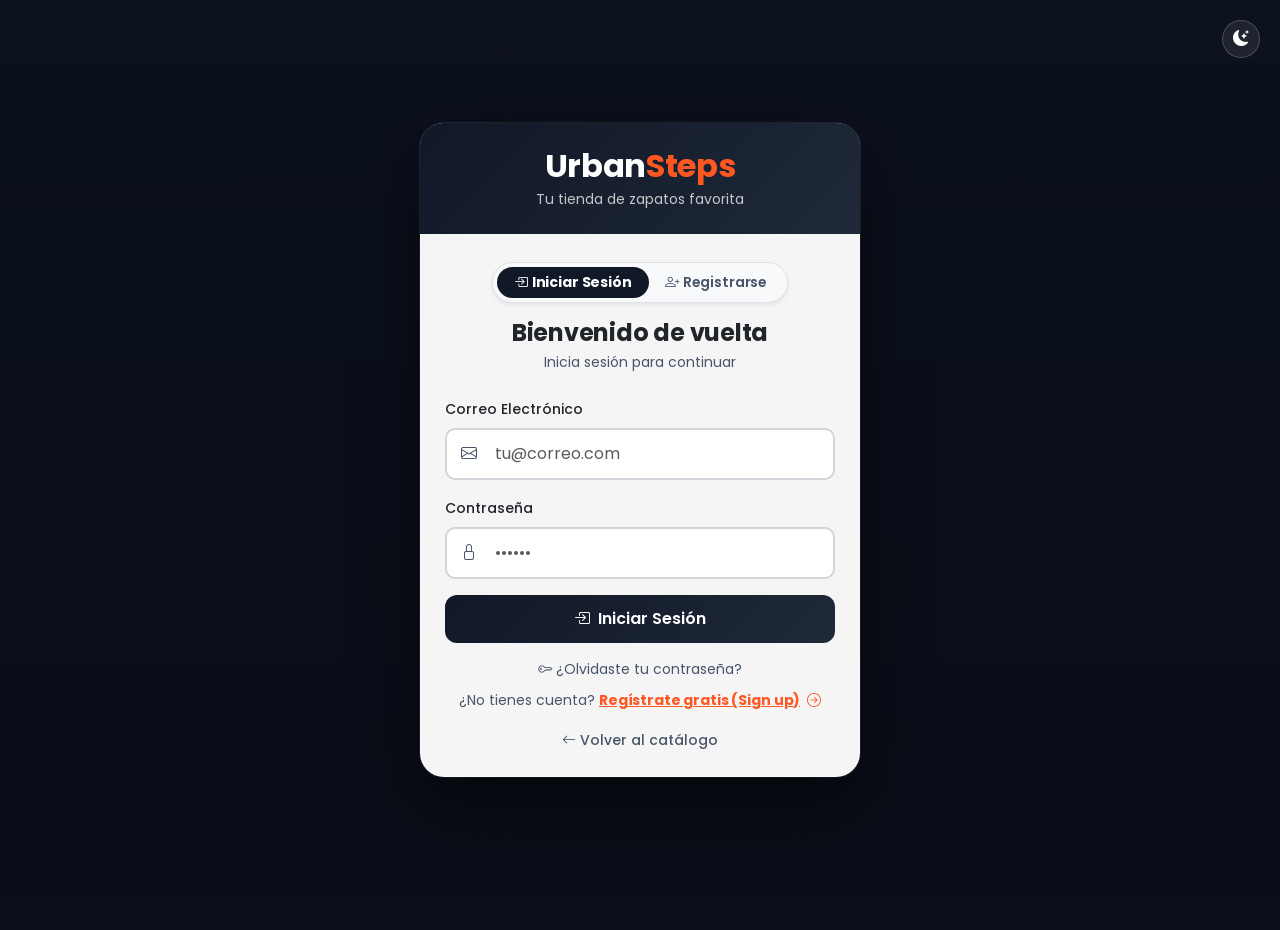
<file: src/main/resources/static/login.html>
<!DOCTYPE html>
<html lang="es">
<head>
    <meta charset="UTF-8">
    <meta name="viewport" content="width=device-width, initial-scale=1.0">
    <title>Iniciar Sesión - Urban Steps</title>
    <link rel="preconnect" href="https://fonts.googleapis.com">
    <link rel="preconnect" href="https://fonts.gstatic.com" crossorigin>
    <link href="https://fonts.googleapis.com/css2?family=Poppins:wght@300;400;500;600;700;800&display=swap" rel="stylesheet">
    <link href="https://cdn.jsdelivr.net/npm/bootstrap@5.3.0/dist/css/bootstrap.min.css" rel="stylesheet">
    <link rel="stylesheet" href="https://cdn.jsdelivr.net/npm/bootstrap-icons@1.10.5/font/bootstrap-icons.css">
    <meta http-equiv="Cache-Control" content="no-cache, no-store, must-revalidate">
    <meta http-equiv="Pragma" content="no-cache">
    <meta http-equiv="Expires" content="0">
    <link rel="stylesheet" href="css/styles.css">
    <script src="js/theme.js"></script>
    <style>
        body { 
            font-family: 'Poppins', sans-serif;
            min-height: 100vh;
            min-height: 100dvh;
            overflow-x: hidden;
            background-color: #0b0f19 !important;
        }

        /* Capa de imagen de fondo borrosa */
        .login-bg-wrapper {
            position: fixed;
            top: 0;
            left: 0;
            width: 100%;
            height: 100%;
            height: 100dvh;
            z-index: 0;
            overflow: hidden;
            pointer-events: none;
        }
        .login-bg-img {
            position: absolute;
            top: 0;
            left: 0;
            width: 100%;
            height: 100%;
            background-image: url('https://images.unsplash.com/photo-1556906781-9a412961c28c?auto=format&fit=crop&w=1920&q=80');
            background-position: center 35%;
            background-size: cover;
            background-repeat: no-repeat;
            -webkit-filter: blur(6px) brightness(0.82) saturate(1.2);
            filter: blur(6px) brightness(0.82) saturate(1.2);
            pointer-events: none;
        }
        .login-bg-overlay {
            position: absolute;
            top: 0;
            left: 0;
            width: 100%;
            height: 100%;
            background: linear-gradient(180deg, rgba(15, 23, 42, 0.32) 0%, rgba(9, 13, 22, 0.52) 100%);
        }

        /* Escenario con perspectiva 3D */
        .auth-card-scene {
            width: 440px;
            max-width: 92vw;
            perspective: 1200px;
            -webkit-perspective: 1200px;
            position: relative;
            z-index: 10;
            margin: 0 auto;
        }

        /* Contenedor que rota en 3D sobre el eje Y */
        .auth-card-flipper {
            position: relative;
            width: 100%;
            transform-style: preserve-3d;
            -webkit-transform-style: preserve-3d;
            transition: transform 0.75s cubic-bezier(0.4, 0, 0.2, 1), min-height 0.35s ease;
        }

        /* Estado volteado: rotación horizontal de 180 grados */
        .auth-card-flipper.is-flipped {
            transform: rotateY(180deg);
            -webkit-transform: rotateY(180deg);
        }

        /* Estructura común para ambas caras */
        .auth-card {
            width: 100%;
            border: 1px solid rgba(255, 255, 255, 0.3);
            border-radius: 24px;
            box-shadow: 0 25px 65px rgba(0, 0, 0, 0.55), 0 0 0 1px rgba(255, 255, 255, 0.1);
            background: rgba(255, 255, 255, 0.96);
            backface-visibility: hidden;
            -webkit-backface-visibility: hidden;
            transform-style: preserve-3d;
            -webkit-transform-style: preserve-3d;
            transition: opacity 0.35s ease, visibility 0.35s ease;
        }

        /* Cara frontal (Iniciar Sesión) */
        .auth-card-front {
            position: relative;
            transform: rotateY(0deg);
            -webkit-transform: rotateY(0deg);
        }

        /* Cara trasera (Registrarse / Sign up) */
        .auth-card-back {
            position: absolute;
            top: 0;
            left: 0;
            width: 100%;
            transform: rotateY(180deg);
            -webkit-transform: rotateY(180deg);
        }

        .auth-card-flipper:not(.is-flipped) .auth-card-back {
            visibility: hidden;
            pointer-events: none;
            opacity: 0;
        }
        .auth-card-flipper:not(.is-flipped) .auth-card-front {
            visibility: visible;
            pointer-events: auto;
            opacity: 1;
        }

        .auth-card-flipper.is-flipped .auth-card-front {
            visibility: hidden;
            pointer-events: none;
            opacity: 0;
        }
        .auth-card-flipper.is-flipped .auth-card-back {
            visibility: visible;
            pointer-events: auto;
            opacity: 1;
        }

        /* Optimización especial para teléfonos celulares */
        @media (max-width: 768px) {
            .login-bg-img {
                -webkit-filter: blur(4px) brightness(0.88) saturate(1.28);
                filter: blur(4px) brightness(0.88) saturate(1.28);
                background-position: center;
                top: 0;
                left: 0;
                width: 100%;
                height: 100%;
            }
            .login-bg-overlay {
                background: linear-gradient(180deg, rgba(10, 15, 26, 0.22) 0%, rgba(10, 15, 26, 0.42) 100%);
            }
            .auth-card-scene {
                width: 92vw;
                max-width: 390px;
                margin: 20px auto;
            }
            .auth-card {
                width: 100%;
                background: rgba(255, 255, 255, 0.94);
                box-shadow: 0 15px 40px rgba(0, 0, 0, 0.5);
            }
        }
        [data-bs-theme="dark"] .auth-card,
        body.dark-mode .auth-card {
            background: rgba(26, 32, 46, 0.92);
            border-color: rgba(255, 255, 255, 0.12);
            color: #f8fafc;
        }
        [data-bs-theme="dark"] .auth-card .text-dark,
        body.dark-mode .auth-card .text-dark {
            color: #f8fafc !important;
        }
        [data-bs-theme="dark"] .auth-card .bg-light,
        body.dark-mode .auth-card .bg-light {
            background: rgba(15, 23, 42, 0.65) !important;
            border: 1px solid rgba(255, 255, 255, 0.08);
        }
        [data-bs-theme="dark"] .input-auth,
        body.dark-mode .input-auth {
            background: rgba(15, 23, 42, 0.7);
            border-color: rgba(255, 255, 255, 0.15);
            color: #fff;
        }
        [data-bs-theme="dark"] .input-auth:focus,
        body.dark-mode .input-auth:focus {
            background: rgba(15, 23, 42, 0.9);
            border-color: #FF5722;
        }

        .brand-logo {
            background: linear-gradient(135deg, #111827 0%, #1f2937 100%);
            border-top-left-radius: 23px;
            border-top-right-radius: 23px;
            border-bottom-left-radius: 0;
            border-bottom-right-radius: 0;
            color: white;
            padding: 24px 20px;
            margin: -1px -1px 20px;
            text-align: center;
        }
        .input-auth {
            border-radius: 12px;
            padding: 12px 16px;
            border: 2px solid #e5e7eb;
            font-family: 'Poppins', sans-serif;
        }
        .input-auth:focus {
            border-color: #FF5722;
            box-shadow: 0 0 0 0.25rem rgba(255,87,34,0.15);
        }
        .btn-primary-auth {
            background: linear-gradient(135deg, #111827, #1f2937);
            border: none;
            border-radius: 12px;
            padding: 12px;
            font-weight: 600;
            transition: all 0.25s ease;
            color: white;
        }
        .btn-primary-auth:hover { background: #FF5722; transform: translateY(-1px); box-shadow: 0 8px 20px rgba(255,87,34,0.3); color: white; }
        .toast-container-login { position: fixed; top: 24px; right: 24px; z-index: 9999; }
    </style>
</head>
<body class="d-flex align-items-center justify-content-center min-vh-100 py-5 position-relative">
    <!-- Fondo borroso de tienda de zapatillas -->
    <div class="login-bg-wrapper" aria-hidden="true">
        <div class="login-bg-img" id="loginBgImg"></div>
        <div class="login-bg-overlay"></div>
    </div>

    <div style="position: fixed; top: 20px; right: 20px; z-index: 1000;">
        <button class="btn-theme-toggle" id="btn-theme-toggle" title="Cambiar modo oscuro/claro"></button>
    </div>
    <div id="toast-container-login" class="toast-container-login"></div>

    <div class="auth-card-scene" id="authCardScene">
        <div class="auth-card-flipper" id="authCardFlipper">
            <!-- CARA FRONTAL: INICIAR SESIÓN (LOGIN) -->
            <div class="card auth-card auth-card-front p-0" id="authCardFront">
                <div class="brand-logo">
                    <h2 class="fw-bold mb-1">Urban<span style="color: #FF5722;">Steps</span></h2>
                    <p class="mb-0 small opacity-75">Tu tienda de zapatos favorita</p>
                </div>
                <div class="p-4 pt-2">
                    <!-- Selector de vista interactivo (Pill Switcher) -->
                    <div class="d-flex justify-content-center mb-3">
                        <div class="p-1 rounded-pill d-inline-flex bg-light border shadow-sm">
                            <button type="button" class="btn btn-sm rounded-pill px-3 py-1 fw-bold" style="background: #111827; color: white;">
                                <i class="bi bi-box-arrow-in-right me-1"></i>Iniciar Sesión
                            </button>
                            <button type="button" onclick="voltearARegistro()" class="btn btn-sm rounded-pill px-3 py-1 fw-semibold text-muted" style="border: none;">
                                <i class="bi bi-person-plus me-1"></i>Registrarse
                            </button>
                        </div>
                    </div>

                    <h4 class="fw-bold text-dark mb-1 text-center">Bienvenido de vuelta</h4>
                    <p class="text-muted small text-center mb-4">Inicia sesión para continuar</p>

                    <form onsubmit="manejarLogin(event)">
                        <div class="mb-3">
                            <label for="email" class="form-label fw-medium small">Correo Electrónico</label>
                            <div class="position-relative">
                                <i class="bi bi-envelope position-absolute top-50 translate-middle-y ms-3 text-muted"></i>
                                <input type="email" class="form-control input-auth ps-5" id="email" placeholder="tu@correo.com" required>
                            </div>
                        </div>

                        <div class="mb-3">
                            <label for="password" class="form-label fw-medium small">Contraseña</label>
                            <div class="position-relative">
                                <i class="bi bi-lock position-absolute top-50 translate-middle-y ms-3 text-muted"></i>
                                <input type="password" class="form-control input-auth ps-5" id="password" placeholder="••••••" required>
                            </div>
                        </div>

                        <button type="submit" id="btn-login" class="btn btn-primary-auth w-100 mb-3">
                            <span id="btn-login-text"><i class="bi bi-box-arrow-in-right me-2"></i>Iniciar Sesión</span>
                        </button>

                        <div class="text-center mb-2">
                            <a href="#" data-bs-toggle="modal" data-bs-target="#modalRestablecerPassword" class="text-decoration-none small text-muted d-block">
                                <i class="bi bi-key me-1"></i>¿Olvidaste tu contraseña?
                            </a>
                        </div>
                        <div class="text-center mb-3">
                            <small class="text-muted">¿No tienes cuenta? </small>
                            <a href="javascript:void(0)" onclick="voltearARegistro()" class="text-decoration-none small fw-bold" style="color: #FF5722;">
                                <u>Regístrate gratis (Sign up)</u> <i class="bi bi-arrow-right-circle ms-1"></i>
                            </a>
                        </div>

                        <div class="text-center mt-3">
                            <a href="index.html" class="text-decoration-none text-muted small fw-medium">
                                <i class="bi bi-arrow-left me-1"></i>Volver al catálogo
                            </a>
                        </div>
                    </form>
                </div>
            </div>

            <!-- CARA TRASERA: REGISTRARSE (SIGN UP) -->
            <div class="card auth-card auth-card-back p-0" id="authCardBack">
                <div class="brand-logo" style="background: linear-gradient(135deg, #111827 0%, #FF5722 140%);">
                    <h2 class="fw-bold mb-1">Urban<span style="color: #fff;">Steps</span></h2>
                    <p class="mb-0 small opacity-90">Crea tu cuenta gratis 🎉</p>
                </div>
                <div class="p-4 pt-2">
                    <!-- Selector de vista interactivo (Pill Switcher) -->
                    <div class="d-flex justify-content-center mb-3">
                        <div class="p-1 rounded-pill d-inline-flex bg-light border shadow-sm">
                            <button type="button" onclick="voltearALogin()" class="btn btn-sm rounded-pill px-3 py-1 fw-semibold text-muted" style="border: none;">
                                <i class="bi bi-box-arrow-in-right me-1"></i>Iniciar Sesión
                            </button>
                            <button type="button" class="btn btn-sm rounded-pill px-3 py-1 fw-bold" style="background: #FF5722; color: white;">
                                <i class="bi bi-person-plus me-1"></i>Registrarse
                            </button>
                        </div>
                    </div>

                    <h4 class="fw-bold text-dark mb-1 text-center">Únete a Urban Steps</h4>
                    <p class="text-muted small text-center mb-3">Regístrate para comprar tus sneakers favoritos</p>

                    <form id="formRegistro" onsubmit="manejarRegistro(event)">
                        <div class="mb-3">
                            <label for="nombreReg" class="form-label fw-medium small">Nombre Completo</label>
                            <div class="position-relative">
                                <i class="bi bi-person position-absolute top-50 translate-middle-y ms-3 text-muted"></i>
                                <input type="text" class="form-control input-auth ps-5" id="nombreReg" placeholder="Tu nombre completo" required>
                            </div>
                        </div>

                        <div class="mb-3">
                            <label for="emailReg" class="form-label fw-medium small">Correo Electrónico</label>
                            <div class="position-relative">
                                <i class="bi bi-envelope position-absolute top-50 translate-middle-y ms-3 text-muted"></i>
                                <input type="email" class="form-control input-auth ps-5" id="emailReg" placeholder="tu@correo.com" required>
                            </div>
                        </div>

                        <div class="mb-3">
                            <label for="passwordReg" class="form-label fw-medium small">Contraseña</label>
                            <div class="position-relative">
                                <i class="bi bi-lock position-absolute top-50 translate-middle-y ms-3 text-muted"></i>
                                <input type="password" class="form-control input-auth ps-5" id="passwordReg" placeholder="Mínimo 4 caracteres" minlength="4" required>
                            </div>
                        </div>

                        <div class="row g-2 mb-3">
                            <div class="col-6">
                                <label for="telefonoReg" class="form-label fw-medium small">Teléfono <span class="text-muted" style="font-size: 11px;">(opcional)</span></label>
                                <div class="position-relative">
                                    <i class="bi bi-telephone position-absolute top-50 translate-middle-y ms-3 text-muted"></i>
                                    <input type="tel" class="form-control input-auth ps-5" id="telefonoReg" placeholder="+57 300...">
                                </div>
                            </div>
                            <div class="col-6">
                                <label for="direccionReg" class="form-label fw-medium small">Dirección <span class="text-muted" style="font-size: 11px;">(opcional)</span></label>
                                <div class="position-relative">
                                    <i class="bi bi-geo-alt position-absolute top-50 translate-middle-y ms-3 text-muted"></i>
                                    <input type="text" class="form-control input-auth ps-5" id="direccionReg" placeholder="Dirección">
                                </div>
                            </div>
                        </div>

                        <button type="submit" id="btn-registro" class="btn btn-primary-auth w-100 mb-3" style="background: linear-gradient(135deg, #FF5722, #ff8a65);">
                            <span id="btn-registro-text"><i class="bi bi-person-plus me-2"></i>Crear Cuenta (Sign up)</span>
                        </button>

                        <div class="text-center mb-2">
                            <small class="text-muted">¿Ya tienes cuenta? </small>
                            <a href="javascript:void(0)" onclick="voltearALogin()" class="text-decoration-none small fw-bold" style="color: #FF5722;">
                                <u>Inicia sesión (Sign in)</u> <i class="bi bi-arrow-left-circle ms-1"></i>
                            </a>
                        </div>

                        <div class="text-center mt-2">
                            <a href="index.html" class="text-decoration-none text-muted small fw-medium">
                                <i class="bi bi-arrow-left me-1"></i>Volver al catálogo
                            </a>
                        </div>
                    </form>
                </div>
            </div>
        </div>
    </div>

    <div class="modal fade" id="modalRestablecerPassword" tabindex="-1" aria-hidden="true">
        <div class="modal-dialog modal-dialog-centered">
            <div class="modal-content border-0 shadow" style="border-radius: 20px;">
                <div class="modal-header text-white" style="background: linear-gradient(135deg, #111827, #1f2937); border-top-left-radius: 20px; border-top-right-radius: 20px;">
                    <h5 class="modal-title fw-bold" id="tituloModalReset"><i class="bi bi-key me-2"></i>Restablecer Contraseña</h5>
                    <button type="button" class="btn-close btn-close-white" data-bs-dismiss="modal" aria-label="Close"></button>
                </div>
                <div class="modal-body p-4">

                    <!-- PASO 1: Ingresar correo -->
                    <div id="resetPaso1">
                        <p class="text-muted small mb-3">Ingresa tu correo y te enviaremos un código de 6 dígitos para restablecer tu contraseña.</p>
                        <form id="formRestablecerPassword" onsubmit="resetPaso1Enviar(event)">
                            <div class="mb-3">
                                <label for="emailRestablecer" class="form-label fw-medium small">Correo Electrónico</label>
                                <input type="email" class="form-control input-auth" id="emailRestablecer" placeholder="tu@correo.com" required>
                            </div>
                            <button type="submit" id="btnResetPaso1" class="btn btn-primary-auth w-100">
                                <span id="txtResetPaso1"><i class="bi bi-send me-2"></i>Enviar código</span>
                            </button>
                        </form>
                    </div>

                    <!-- PASO 2: Verificar código -->
                    <div id="resetPaso2" style="display:none;">
                        <p class="text-muted small mb-3">Ingresa el código de 6 dígitos que enviamos a tu correo. <strong>Válido por 10 minutos.</strong></p>
                        <form id="formVerificarCodigo" onsubmit="resetPaso2Verificar(event)">
                            <div class="mb-3">
                                <label for="codigoReset" class="form-label fw-medium small">Código de verificación</label>
                                <input type="text" class="form-control input-auth text-center fw-bold fs-4 letter-spacing-3"
                                    id="codigoReset" placeholder="000000" maxlength="6" minlength="6"
                                    pattern="[0-9]{6}" inputmode="numeric" required
                                    style="letter-spacing: 8px; font-size: 28px !important;">
                            </div>
                            <button type="submit" id="btnResetPaso2" class="btn btn-primary-auth w-100">
                                <span id="txtResetPaso2"><i class="bi bi-check-circle me-2"></i>Verificar código</span>
                            </button>
                        </form>
                        <div class="text-center mt-2">
                            <a href="javascript:void(0)" onclick="resetVolver1()" class="text-muted small text-decoration-none">
                                <i class="bi bi-arrow-left me-1"></i>Usar otro correo
                            </a>
                        </div>
                    </div>

                    <!-- PASO 3: Nueva contraseña -->
                    <div id="resetPaso3" style="display:none;">
                        <p class="text-muted small mb-3">¡Código verificado! Ahora crea tu nueva contraseña.</p>
                        <form id="formNuevaPassword" onsubmit="resetPaso3Guardar(event)">
                            <div class="mb-3">
                                <label for="nuevaPasswordReset" class="form-label fw-medium small">Nueva Contraseña</label>
                                <div class="position-relative">
                                    <i class="bi bi-lock position-absolute top-50 translate-middle-y ms-3 text-muted"></i>
                                    <input type="password" class="form-control input-auth ps-5" id="nuevaPasswordReset"
                                        placeholder="Mínimo 6 caracteres" minlength="6" required>
                                </div>
                            </div>
                            <div class="mb-3">
                                <label for="confirmarPasswordReset" class="form-label fw-medium small">Confirmar Contraseña</label>
                                <div class="position-relative">
                                    <i class="bi bi-lock-fill position-absolute top-50 translate-middle-y ms-3 text-muted"></i>
                                    <input type="password" class="form-control input-auth ps-5" id="confirmarPasswordReset"
                                        placeholder="Repite tu contraseña" minlength="6" required>
                                </div>
                            </div>
                            <button type="submit" id="btnResetPaso3" class="btn btn-primary-auth w-100">
                                <span id="txtResetPaso3"><i class="bi bi-shield-check me-2"></i>Guardar nueva contraseña</span>
                            </button>
                        </form>
                    </div>

                    <!-- Barra de progreso pasos -->
                    <div class="d-flex justify-content-center gap-2 mt-3" id="resetIndicadorPasos">
                        <div id="dot1" class="rounded-circle bg-dark" style="width:10px;height:10px;transition:all 0.3s;"></div>
                        <div id="dot2" class="rounded-circle bg-secondary opacity-50" style="width:10px;height:10px;transition:all 0.3s;"></div>
                        <div id="dot3" class="rounded-circle bg-secondary opacity-50" style="width:10px;height:10px;transition:all 0.3s;"></div>
                    </div>

                </div>
            </div>
        </div>
    </div>

    <script src="https://cdn.jsdelivr.net/npm/bootstrap@5.3.0/dist/js/bootstrap.bundle.min.js"></script>
    <script>
    function mostrarToastLogin(mensaje, tipo = 'success') {
        const container = document.getElementById('toast-container-login');
        const id = 'toast-' + Date.now();
        const bg = tipo === 'success' ? 'linear-gradient(135deg, #16a34a, #22c55e)'
                 : tipo === 'error' ? 'linear-gradient(135deg, #dc2626, #ef4444)'
                 : 'linear-gradient(135deg, #2563eb, #3b82f6)';
        const icono = tipo === 'success' ? 'check-circle-fill' : tipo === 'error' ? 'exclamation-triangle-fill' : 'info-circle-fill';
        const toast = document.createElement('div');
        toast.id = id;
        toast.style.cssText = `background:${bg};color:#fff;padding:14px 20px;border-radius:14px;box-shadow:0 10px 30px rgba(0,0,0,0.2);margin-bottom:12px;display:flex;align-items:center;gap:12px;min-width:300px;font-family:'Poppins',sans-serif;font-weight:500;transform:translateX(120%);transition:transform 0.35s ease;`;
        toast.innerHTML = `<i class="bi bi-${icono}" style="font-size:20px;"></i><div style="flex:1;">${mensaje}</div><button onclick="document.getElementById('${id}').style.transform='translateX(120%)'" style="background:none;border:none;color:#fff;font-size:20px;cursor:pointer;padding:0 4px;">×</button>`;
        container.appendChild(toast);
        setTimeout(() => toast.style.transform = 'translateX(0)', 10);
        setTimeout(() => { toast.style.transform = 'translateX(120%)'; setTimeout(() => toast.remove(), 400); }, 4500);
    }

    async function manejarLogin(event) {
        event.preventDefault();
        const email = document.getElementById('email').value.trim();
        const password = document.getElementById('password').value;
        const btn = document.getElementById('btn-login');
        const txt = document.getElementById('btn-login-text');
        btn.disabled = true;
        txt.innerHTML = '<span class="spinner-border spinner-border-sm me-2"></span>Ingresando...';

        try {
            const respuesta = await fetch('/api/auth/login', {
                method: 'POST',
                headers: { 'Content-Type': 'application/json' },
                credentials: 'include',
                body: JSON.stringify({ email, password })
            });

            const textoRespuesta = await respuesta.text();

            if (respuesta.ok) {
                // 1. Guardar la información del usuario en la memoria del navegador
                try {
                    const usuarioData = JSON.parse(textoRespuesta);
                    localStorage.setItem('usuario', JSON.stringify(usuarioData));
                } catch (e) {
                    localStorage.setItem('usuario', textoRespuesta);
                }

                mostrarToastLogin('¡Inicio de sesión exitoso! Redirigiendo...', 'success');
                const params = new URLSearchParams(window.location.search);
                const redirect = params.get('redirect');
                setTimeout(() => window.location.href = redirect || 'index.html', 1200);
            } else {
                let msg = 'Correo o contraseña incorrectos.';
                if (textoRespuesta) {
                    try {
                        const data = JSON.parse(textoRespuesta);
                        msg = data.message || data.mensaje || msg;
                    } catch (e) {
                        msg = textoRespuesta;
                    }
                }
                mostrarToastLogin(msg, 'error');
            }
        } catch (error) {
            console.error(error);
            mostrarToastLogin('No se pudo conectar con el servidor. Revisa que el backend esté corriendo.', 'error');
        } finally {
            btn.disabled = false;
            txt.innerHTML = '<i class="bi bi-box-arrow-in-right me-2"></i>Iniciar Sesión';
        }
    }

    // =====================================================================
    // SISTEMA DE RECUPERACIÓN DE CONTRASEÑA EN 3 PASOS
    // =====================================================================
    let _resetEmail = '';

    function resetActualizarDots(paso) {
        ['dot1','dot2','dot3'].forEach(function(id, i) {
            var el = document.getElementById(id);
            if (!el) return;
            if (i + 1 === paso) {
                el.classList.remove('bg-secondary', 'opacity-50');
                el.classList.add('bg-dark');
                el.style.width = '14px';
                el.style.height = '14px';
            } else {
                el.classList.remove('bg-dark');
                el.classList.add('bg-secondary', 'opacity-50');
                el.style.width = '10px';
                el.style.height = '10px';
            }
        });
    }

    function resetMostrarPaso(n) {
        document.getElementById('resetPaso1').style.display = n === 1 ? '' : 'none';
        document.getElementById('resetPaso2').style.display = n === 2 ? '' : 'none';
        document.getElementById('resetPaso3').style.display = n === 3 ? '' : 'none';
        resetActualizarDots(n);
    }

    function resetVolver1() {
        resetMostrarPaso(1);
        document.getElementById('codigoReset').value = '';
    }

    document.getElementById('modalRestablecerPassword').addEventListener('hidden.bs.modal', function() {
        resetMostrarPaso(1);
        document.getElementById('emailRestablecer').value = '';
        document.getElementById('codigoReset').value = '';
        var npwd = document.getElementById('nuevaPasswordReset');
        var cpwd = document.getElementById('confirmarPasswordReset');
        if (npwd) npwd.value = '';
        if (cpwd) cpwd.value = '';
        _resetEmail = '';
    });

    // PASO 1 — Enviar código al correo
    async function resetPaso1Enviar(event) {
        event.preventDefault();
        var email = document.getElementById('emailRestablecer').value.trim();
        var btn = document.getElementById('btnResetPaso1');
        var txt = document.getElementById('txtResetPaso1');
        btn.disabled = true;
        txt.innerHTML = '<span class="spinner-border spinner-border-sm me-2"></span>Enviando...';
        try {
            var res = await fetch('/api/auth/forgot-password', {
                method: 'POST',
                headers: { 'Content-Type': 'application/json' },
                body: JSON.stringify({ email: email })
            });
            var msg = await res.text();
            if (res.ok) {
                _resetEmail = email;
                mostrarToastLogin('¡Código enviado! Revisa tu bandeja de entrada (y la carpeta de spam).', 'success');
                resetMostrarPaso(2);
                setTimeout(function() { document.getElementById('codigoReset').focus(); }, 200);
            } else {
                mostrarToastLogin(msg || 'Error al enviar el código.', 'error');
            }
        } catch (e) {
            mostrarToastLogin('No se pudo conectar con el servidor.', 'error');
        } finally {
            btn.disabled = false;
            txt.innerHTML = '<i class="bi bi-send me-2"></i>Enviar código';
        }
    }

    // PASO 2 — Verificar el código
    async function resetPaso2Verificar(event) {
        event.preventDefault();
        var codigo = document.getElementById('codigoReset').value.trim();
        var btn = document.getElementById('btnResetPaso2');
        var txt = document.getElementById('txtResetPaso2');
        btn.disabled = true;
        txt.innerHTML = '<span class="spinner-border spinner-border-sm me-2"></span>Verificando...';
        try {
            var res = await fetch('/api/auth/verify-reset-code', {
                method: 'POST',
                headers: { 'Content-Type': 'application/json' },
                body: JSON.stringify({ email: _resetEmail, codigo: codigo })
            });
            var msg = await res.text();
            if (res.ok) {
                mostrarToastLogin('¡Código correcto!', 'success');
                resetMostrarPaso(3);
                setTimeout(function() { document.getElementById('nuevaPasswordReset').focus(); }, 200);
            } else {
                mostrarToastLogin(msg || 'Código incorrecto o expirado.', 'error');
            }
        } catch (e) {
            mostrarToastLogin('No se pudo conectar con el servidor.', 'error');
        } finally {
            btn.disabled = false;
            txt.innerHTML = '<i class="bi bi-check-circle me-2"></i>Verificar código';
        }
    }

    // PASO 3 — Guardar nueva contraseña
    async function resetPaso3Guardar(event) {
        event.preventDefault();
        var nuevaPassword = document.getElementById('nuevaPasswordReset').value;
        var confirmarPassword = document.getElementById('confirmarPasswordReset').value;
        var codigo = document.getElementById('codigoReset').value.trim();

        if (nuevaPassword !== confirmarPassword) {
            mostrarToastLogin('Las contraseñas no coinciden.', 'error');
            return;
        }
        if (nuevaPassword.length < 6) {
            mostrarToastLogin('La contraseña debe tener al menos 6 caracteres.', 'error');
            return;
        }

        var btn = document.getElementById('btnResetPaso3');
        var txt = document.getElementById('txtResetPaso3');
        btn.disabled = true;
        txt.innerHTML = '<span class="spinner-border spinner-border-sm me-2"></span>Guardando...';
        try {
            var res = await fetch('/api/auth/reset-password', {
                method: 'POST',
                headers: { 'Content-Type': 'application/json' },
                body: JSON.stringify({ email: _resetEmail, codigo: codigo, nuevaPassword: nuevaPassword })
            });
            var msg = await res.text();
            if (res.ok) {
                mostrarToastLogin('¡Contraseña actualizada! Ya puedes iniciar sesión. 🎉', 'success');
                var modal = bootstrap.Modal.getInstance(document.getElementById('modalRestablecerPassword'));
                modal.hide();
                setTimeout(function() {
                    var emailInput = document.getElementById('email');
                    if (emailInput) emailInput.value = _resetEmail;
                }, 500);
            } else {
                mostrarToastLogin(msg || 'Error al actualizar la contraseña.', 'error');
            }
        } catch (e) {
            mostrarToastLogin('No se pudo conectar con el servidor.', 'error');
        } finally {
            btn.disabled = false;
            txt.innerHTML = '<i class="bi bi-shield-check me-2"></i>Guardar nueva contraseña';
        }
    }

    // --- LÓGICA DE REGISTRO Y VOLTEO 3D (3D FLIP CARD) ---
    function sincronizarAlturaCard() {
        const flipper = document.getElementById('authCardFlipper');
        const front = document.getElementById('authCardFront');
        const back = document.getElementById('authCardBack');
        if (!flipper || !front || !back) return;
        const isFlipped = flipper.classList.contains('is-flipped');
        const altura = isFlipped ? back.offsetHeight : front.offsetHeight;
        if (altura > 0) {
            flipper.style.minHeight = altura + 'px';
        }
    }

    function voltearARegistro() {
        const flipper = document.getElementById('authCardFlipper');
        const back = document.getElementById('authCardBack');
        if (!flipper) return;
        if (back && back.offsetHeight > 0) {
            flipper.style.minHeight = back.offsetHeight + 'px';
        }
        flipper.classList.add('is-flipped');
        setTimeout(() => {
            const firstInput = document.getElementById('nombreReg');
            if (firstInput) firstInput.focus();
        }, 500);
    }

    function voltearALogin() {
        const flipper = document.getElementById('authCardFlipper');
        const front = document.getElementById('authCardFront');
        if (!flipper) return;
        if (front && front.offsetHeight > 0) {
            flipper.style.minHeight = front.offsetHeight + 'px';
        }
        flipper.classList.remove('is-flipped');
        setTimeout(() => {
            const firstInput = document.getElementById('email');
            if (firstInput) firstInput.focus();
        }, 500);
    }

    window.addEventListener('resize', sincronizarAlturaCard);
    window.addEventListener('DOMContentLoaded', () => {
        sincronizarAlturaCard();
        // Si se recibe el parámetro action=register o hash #registro, rotar automáticamente
        const params = new URLSearchParams(window.location.search);
        if (params.get('action') === 'register' || params.get('signup') || params.get('registro') || window.location.hash === '#registro') {
            voltearARegistro();
        }
    });

    async function manejarRegistro(event) {
        event.preventDefault();
        const nombre = document.getElementById('nombreReg').value.trim();
        const email = document.getElementById('emailReg').value.trim();
        const password = document.getElementById('passwordReg').value;
        const telefono = document.getElementById('telefonoReg').value.trim();
        const direccion = document.getElementById('direccionReg').value.trim();

        const btn = document.getElementById('btn-registro');
        const txt = document.getElementById('btn-registro-text');
        btn.disabled = true;
        txt.innerHTML = '<span class="spinner-border spinner-border-sm me-2"></span>Creando cuenta...';

        try {
            const respuesta = await fetch('/api/auth/registro', {
                method: 'POST',
                headers: { 'Content-Type': 'application/json' },
                body: JSON.stringify({
                    nombre, email, password,
                    rol: 'ROLE_CLIENTE',
                    telefono, direccion
                })
            });

            const textoRespuesta = await respuesta.text();

            if (respuesta.ok) {
                mostrarToastLogin('¡Cuenta creada con éxito! 🎉 Volteando a Iniciar Sesión...', 'success');
                // Prellenar el correo en el formulario de login para facilitarle al usuario
                document.getElementById('email').value = email;
                document.getElementById('password').value = '';
                document.getElementById('formRegistro').reset();
                setTimeout(() => {
                    voltearALogin();
                }, 1300);
            } else {
                let msg = 'Error al registrar la cuenta.';
                if (textoRespuesta) {
                    try {
                        const data = JSON.parse(textoRespuesta);
                        msg = data.message || data.mensaje || msg;
                    } catch (e) {
                        msg = textoRespuesta;
                    }
                }
                mostrarToastLogin(msg, 'error');
            }
        } catch (error) {
            console.error(error);
            mostrarToastLogin('No se pudo conectar con el servidor para registrarte.', 'error');
        } finally {
            btn.disabled = false;
            txt.innerHTML = '<i class="bi bi-person-plus me-2"></i>Crear Cuenta (Sign up)';
        }
    }
</script>

</body>
</html>
</file>
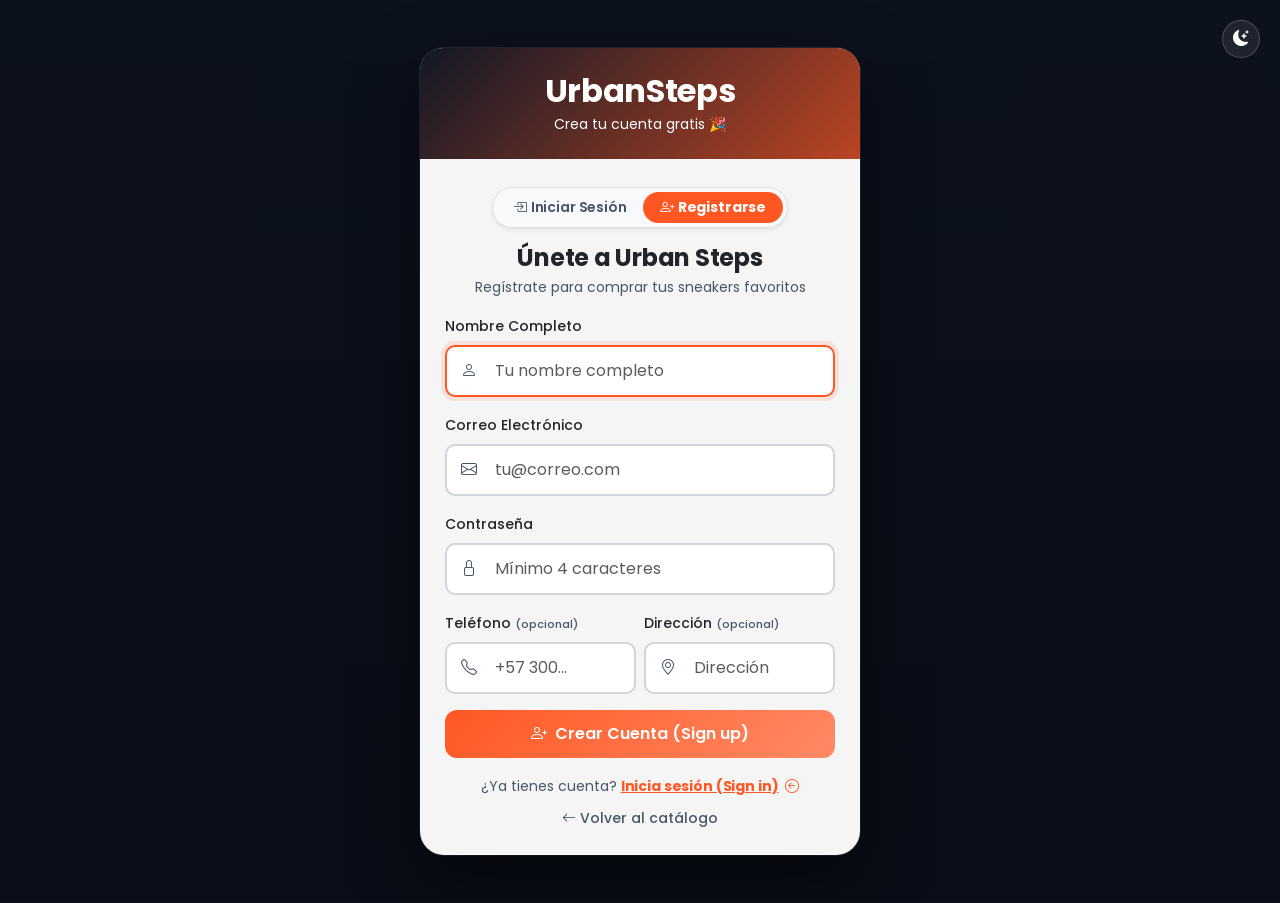
<file: src/main/resources/static/registro.html>
<!DOCTYPE html>
<html lang="es">
<head>
    <meta charset="UTF-8">
    <meta name="viewport" content="width=device-width, initial-scale=1.0">
    <title>Crear Cuenta - Urban Steps</title>
    <link rel="preconnect" href="https://fonts.googleapis.com">
    <link rel="preconnect" href="https://fonts.gstatic.com" crossorigin>
    <link href="https://fonts.googleapis.com/css2?family=Poppins:wght@300;400;500;600;700;800&display=swap" rel="stylesheet">
    <link href="https://cdn.jsdelivr.net/npm/bootstrap@5.3.0/dist/css/bootstrap.min.css" rel="stylesheet">
    <link rel="stylesheet" href="https://cdn.jsdelivr.net/npm/bootstrap-icons@1.10.5/font/bootstrap-icons.css">
    <link rel="stylesheet" href="css/styles.css">
    <script>
        // Redirigir a la experiencia unificada de 3D Flip Card en login.html
        window.location.replace('login.html?action=register');
    </script>
    <script src="js/theme.js"></script>
    <style>
        body { font-family: 'Poppins', sans-serif; }
        .auth-card { width: 420px; border: none; border-radius: 24px; box-shadow: 0 20px 60px rgba(0,0,0,0.08); }
        .brand-logo {
            background: linear-gradient(135deg, #111827 0%, #FF5722 140%);
            border-radius: 20px;
            color: white;
            padding: 28px 20px;
            margin: -1px -1px 24px;
            text-align: center;
        }
        .input-auth {
            border-radius: 12px; padding: 12px 16px; border: 2px solid #e5e7eb; font-family: 'Poppins', sans-serif;
        }
        .input-auth:focus { border-color: #FF5722; box-shadow: 0 0 0 0.25rem rgba(255,87,34,0.15); }
        .btn-primary-auth {
            background: linear-gradient(135deg, #FF5722, #ff8a65);
            border: none; border-radius: 12px; padding: 12px; font-weight: 600;
            transition: all 0.25s ease; color: white;
        }
        .btn-primary-auth:hover { background: #111827; transform: translateY(-1px); box-shadow: 0 8px 20px rgba(17,24,39,0.3); color: white; }
        .toast-container-reg { position: fixed; top: 24px; right: 24px; z-index: 9999; }
    </style>
</head>
<body class="bg-light d-flex align-items-center justify-content-center min-vh-100 py-5 position-relative">
    <div style="position: fixed; top: 20px; right: 20px; z-index: 1000;">
        <button class="btn-theme-toggle" id="btn-theme-toggle" title="Cambiar modo oscuro/claro"></button>
    </div>
    <div id="toast-container-reg" class="toast-container-reg"></div>

    <div class="card auth-card p-0 overflow-hidden">
        <div class="brand-logo">
            <h2 class="fw-bold mb-1">Urban<span style="color: #fff;">Steps</span></h2>
            <p class="mb-0 small opacity-90">Crea tu cuenta gratis 🎉</p>
        </div>
        <div class="p-4 pt-2">
            <h4 class="fw-bold text-dark mb-1 text-center">Únete a Urban Steps</h4>
            <p class="text-muted small text-center mb-4">Regístrate y empieza a comprar tus zapatos favoritos</p>

            <form id="registroForm">
                <div class="mb-3">
                    <label for="nombre" class="form-label fw-medium small">Nombre Completo</label>
                    <div class="position-relative">
                        <i class="bi bi-person position-absolute top-50 translate-middle-y ms-3 text-muted"></i>
                        <input type="text" id="nombre" class="form-control input-auth ps-5" placeholder="Tu nombre completo" required>
                    </div>
                </div>
                <div class="mb-3">
                    <label for="email" class="form-label fw-medium small">Correo Electrónico</label>
                    <div class="position-relative">
                        <i class="bi bi-envelope position-absolute top-50 translate-middle-y ms-3 text-muted"></i>
                        <input type="email" id="email" class="form-control input-auth ps-5" placeholder="tu@correo.com" required>
                    </div>
                </div>
                <div class="mb-3">
                    <label for="password" class="form-label fw-medium small">Contraseña</label>
                    <div class="position-relative">
                        <i class="bi bi-lock position-absolute top-50 translate-middle-y ms-3 text-muted"></i>
                        <input type="password" id="password" class="form-control input-auth ps-5" placeholder="Mínimo 4 caracteres" minlength="4" required>
                    </div>
                </div>
                <div class="mb-3">
                    <label for="telefono" class="form-label fw-medium small">Teléfono <span class="text-muted">(opcional)</span></label>
                    <div class="position-relative">
                        <i class="bi bi-telephone position-absolute top-50 translate-middle-y ms-3 text-muted"></i>
                        <input type="tel" id="telefono" class="form-control input-auth ps-5" placeholder="+57 300 123 4567">
                    </div>
                </div>
                <div class="mb-4">
                    <label for="direccion" class="form-label fw-medium small">Dirección <span class="text-muted">(opcional, para envíos)</span></label>
                    <div class="position-relative">
                        <i class="bi bi-geo-alt position-absolute top-50 translate-middle-y ms-3 text-muted"></i>
                        <input type="text" id="direccion" class="form-control input-auth ps-5" placeholder="Tu dirección de entrega">
                    </div>
                </div>

                <button type="submit" id="btn-registro" class="btn btn-primary-auth w-100 mb-3">
                    <span id="btn-registro-text"><i class="bi bi-person-plus me-2"></i>Crear Cuenta</span>
                </button>

                <div class="text-center">
                    <small class="text-muted">¿Ya tienes cuenta? <a href="login.html" class="text-decoration-none fw-semibold" style="color:#FF5722;">Inicia sesión aquí</a></small>
                </div>
                <div class="text-center mt-3">
                    <a href="index.html" class="text-decoration-none text-muted small fw-medium">
                        <i class="bi bi-arrow-left me-1"></i>Volver al catálogo
                    </a>
                </div>
            </form>
        </div>
    </div>

    <script src="https://cdn.jsdelivr.net/npm/bootstrap@5.3.0/dist/js/bootstrap.bundle.min.js"></script>
    <script>
        function mostrarToastReg(mensaje, tipo='success') {
            const container = document.getElementById('toast-container-reg');
            const id = 'toast-' + Date.now();
            const bg = tipo === 'success' ? 'linear-gradient(135deg, #16a34a, #22c55e)'
                      : tipo === 'error' ? 'linear-gradient(135deg, #dc2626, #ef4444)'
                      : 'linear-gradient(135deg, #2563eb, #3b82f6)';
            const icono = tipo === 'success' ? 'check-circle-fill' : (tipo === 'error' ? 'exclamation-triangle-fill' : 'info-circle-fill');
            const toast = document.createElement('div');
            toast.id = id;
            toast.style.cssText = `background:${bg};color:#fff;padding:14px 20px;border-radius:14px;box-shadow:0 10px 30px rgba(0,0,0,0.2);margin-bottom:12px;display:flex;align-items:center;gap:12px;min-width:300px;font-family:'Poppins',sans-serif;font-weight:500;transform:translateX(120%);transition:transform 0.35s ease;`;
            toast.innerHTML = `<i class="bi bi-${icono}" style="font-size:20px;"></i><div style="flex:1;">${mensaje}</div><button onclick="document.getElementById('${id}').style.transform='translateX(120%)'" style="background:none;border:none;color:#fff;font-size:20px;cursor:pointer;padding:0 4px;">×</button>`;
            container.appendChild(toast);
            setTimeout(() => toast.style.transform = 'translateX(0)', 10);
            setTimeout(() => { toast.style.transform = 'translateX(120%)'; setTimeout(() => toast.remove(), 400); }, 4500);
        }

        document.getElementById('registroForm').addEventListener('submit', async (e) => {
            e.preventDefault();
            const nombre = document.getElementById('nombre').value.trim();
            const email = document.getElementById('email').value.trim();
            const password = document.getElementById('password').value;
            const telefono = document.getElementById('telefono').value.trim();
            const direccion = document.getElementById('direccion').value.trim();

            const btn = document.getElementById('btn-registro');
            const txt = document.getElementById('btn-registro-text');
            btn.disabled = true;
            txt.innerHTML = '<span class="spinner-border spinner-border-sm me-2"></span>Creando cuenta...';

            try {
                const response = await fetch('/api/auth/registro', {
                    method: 'POST',
                    headers: { 'Content-Type': 'application/json' },
                    body: JSON.stringify({
                        nombre, email, password,
                        rol: 'ROLE_USER',
                        telefono, direccion
                    })
                });

                if (response.ok) {
                    mostrarToastReg('¡Cuenta creada con éxito! Redirigiendo a login... 🎉', 'success');
                    setTimeout(() => window.location.href = 'login.html?welcome=1', 1500);
                } else {
                    let msg = 'Error al registrarse.';
                    try {
                        const data = await response.json();
                        if (data && data.message) msg = data.message;
                        else { const t = await response.text(); if (t) msg = t; }
                    } catch(ex) {}
                    mostrarToastReg(msg, 'error');
                }
            } catch (error) {
                console.error(error);
                mostrarToastReg('No se pudo conectar con el servidor. Revisa que el backend esté corriendo.', 'error');
            } finally {
                btn.disabled = false;
                txt.innerHTML = '<i class="bi bi-person-plus me-2"></i>Crear Cuenta';
            }
        });
    </script>
</body>
</html>
</file>
<file: src/main/resources/static/css/styles.css>
:root {
    --bg-primary: #F9F9FB;
    --bg-card: #FFFFFF;
    --text-main: #111111;
    --text-muted: #475569;
    --accent: #FF5722;
    --accent-dark: #E64A19;
    --danger: #DC3545;
    --success: #198754;
    --dark: #212529;
    --radius-sm: 8px;
    --radius-md: 12px;
    --radius-lg: 18px;
    --shadow-sm: 0 2px 8px rgba(0,0,0,0.04);
    --shadow-md: 0 8px 20px rgba(0,0,0,0.08);
    --shadow-lg: 0 14px 40px rgba(0,0,0,0.12);
    --transition: all 0.25s cubic-bezier(.2,.8,.2,1);
}

* { box-sizing: border-box; }

body {
    background-color: var(--bg-primary);
    color: var(--text-main);
    font-family: 'Poppins', sans-serif;
    margin: 0;
    padding: 0;
    -webkit-font-smoothing: antialiased;
}

small, .small { font-family: 'Poppins', sans-serif; }

h1, h2, h3, h4, h5, h6, .fw-bold, .fw-semibold {
    font-family: 'Poppins', sans-serif;
    letter-spacing: -0.01em;
}

.navbar {
    backdrop-filter: saturate(160%) blur(10px);
    background: rgba(17,17,17,0.92) !important;
    border-bottom: 1px solid rgba(255,255,255,0.06);
}

.navbar-brand {
    font-weight: 800;
    letter-spacing: 0.4px;
    font-size: 1.35rem;
}

.navbar .btn-outline-light:hover {
    background: rgba(255,255,255,0.12);
    border-color: rgba(255,255,255,0.3);
}

.hero-title-gradient {
    background: linear-gradient(90deg, #111 0%, #FF5722 100%);
    -webkit-background-clip: text;
    background-clip: text;
    -webkit-text-fill-color: transparent;
}

/* ---------- Tarjetas de productos ---------- */
.card-producto {
    background-color: var(--bg-card);
    border: 1px solid rgba(0,0,0,0.04) !important;
    border-radius: var(--radius-lg);
    overflow: hidden;
    transition: var(--transition);
    position: relative;
}

.card-producto::before {
    content: '';
    position: absolute;
    inset: 0;
    border-radius: var(--radius-lg);
    box-shadow: var(--shadow-lg);
    opacity: 0;
    transition: var(--transition);
    pointer-events: none;
    z-index: 0;
}

.card-producto:hover {
    transform: translateY(-6px);
    border-color: rgba(255,87,34,0.25) !important;
}

.card-producto:hover::before { opacity: 1; }

.card-producto .card-img-top {
    transition: transform 0.5s cubic-bezier(.2,.8,.2,1);
    background: #f3f4f6;
}

.card-producto:hover .card-img-top {
    transform: scale(1.06);
}

.card-producto .card-body {
    position: relative;
    z-index: 1;
}

/* ---------- Botón Comprar ---------- */
.btn-comprar {
    background-color: var(--text-main);
    color: white;
    border-radius: 999px;
    font-weight: 600;
    border: none;
    transition: var(--transition);
    letter-spacing: 0.2px;
    position: relative;
    overflow: hidden;
}

.btn-comprar:hover:not(:disabled) {
    background-color: var(--accent);
    color: white;
    transform: translateY(-1px);
    box-shadow: 0 8px 20px rgba(255,87,34,0.35);
}

.btn-comprar:active:not(:disabled) { transform: translateY(0); }

.btn-comprar:disabled {
    background: repeating-linear-gradient(45deg, #555, #555 8px, #666 8px, #666 16px) !important;
    opacity: 0.85;
    cursor: not-allowed;
}

/* ---------- Botones Categoría con Desplazamiento Horizontal (Estilo App Móvil) ---------- */
#botones-categorias {
    display: flex;
    gap: 8px;
    overflow-x: auto;
    white-space: nowrap;
    -webkit-overflow-scrolling: touch;
    scrollbar-width: none;
    -ms-overflow-style: none;
    padding: 2px 2px 6px 2px;
}

#botones-categorias::-webkit-scrollbar {
    display: none;
}

#botones-categorias .btn {
    flex-shrink: 0;
    transition: var(--transition);
    border: 2px solid #334155 !important;
    color: #0f172a !important;
    background: #ffffff;
    font-weight: 700 !important;
    font-size: 0.85rem;
    padding: 6px 16px;
}

#botones-categorias .btn:hover:not(.active) {
    background: #f1f5f9 !important;
    border-color: #0f172a !important;
    color: #000000 !important;
    transform: translateY(-1px);
}

#botones-categorias .btn.active {
    background: #0f172a !important;
    color: #ffffff !important;
    border-color: #0f172a !important;
    box-shadow: 0 4px 14px rgba(15, 23, 42, 0.25);
}

.btn-outline-dark {
    border: 2px solid #334155 !important;
    color: #0f172a !important;
    font-weight: 600;
}

.btn-outline-dark:hover {
    background-color: #0f172a !important;
    color: #ffffff !important;
    border-color: #0f172a !important;
}

.btn-outline-secondary {
    border: 2px solid #64748b !important;
    color: #1e293b !important;
    font-weight: 600;
}

.btn-outline-secondary:hover {
    background-color: #334155 !important;
    border-color: #334155 !important;
    color: #ffffff !important;
}

.text-muted {
    color: #475569 !important;
}

/* ---------- Badges ---------- */
.badge {
    font-weight: 600;
    letter-spacing: 0.3px;
}

/* ---------- Scrollbar ---------- */
::-webkit-scrollbar { width: 10px; height: 10px; }
::-webkit-scrollbar-track { background: #F1F1F1; }
::-webkit-scrollbar-thumb { background: #BBB; border-radius: 10px; }
::-webkit-scrollbar-thumb:hover { background: #888; }

/* ---------- Carrito (carrito.html) ---------- */
.item-carrito {
    border: 1px solid rgba(0,0,0,0.06);
    border-radius: var(--radius-md);
    transition: var(--transition);
    background: white;
}

.item-carrito:hover {
    border-color: rgba(255,87,34,0.3);
    box-shadow: var(--shadow-sm);
}

.img-item-carrito {
    width: 80px;
    height: 80px;
    object-fit: cover;
    border-radius: 10px;
    background: #f3f4f6;
}

.cantidad-control {
    display: inline-flex;
    align-items: center;
    border: 1px solid #DEE2E6;
    border-radius: 999px;
    overflow: hidden;
    background: white;
}

.cantidad-control button {
    width: 32px;
    height: 32px;
    border: none;
    background: #F8F9FA;
    font-weight: 700;
    color: #444;
    transition: var(--transition);
}

.cantidad-control button:hover {
    background: var(--accent);
    color: white;
}

.cantidad-control input {
    width: 42px;
    text-align: center;
    border: none;
    font-weight: 600;
    background: transparent;
    outline: none;
    color: #222;
}

/* ---------- Checkout ---------- */
.resumen-card {
    background: linear-gradient(180deg, #FFFFFF 0%, #F8F9FA 100%);
    border-radius: var(--radius-lg);
    border: 1px solid rgba(0,0,0,0.06);
}

/* ---------- Modal Carrito ---------- */
#modalCarrito .modal-content { border-radius: var(--radius-lg); }
#modalCarrito .modal-header { border-radius: var(--radius-lg) var(--radius-lg) 0 0; }

/* ---------- Detalle ---------- */
.main-image-container {
    background: linear-gradient(135deg, #f8f9fa, #e9ecef);
    border-radius: var(--radius-lg);
    overflow: hidden;
    border: 1px solid #eaeaea;
    position: relative;
}

.thumbnail-img {
    width: 75px;
    height: 75px;
    object-fit: cover;
    cursor: pointer;
    border-radius: 10px;
    border: 2px solid transparent;
    transition: all 0.2s ease;
    background: #fff;
}
.thumbnail-img:hover, .thumbnail-img.active {
    border-color: var(--accent);
    transform: scale(1.05);
    box-shadow: 0 6px 14px rgba(255,87,34,0.25);
}

.size-box {
    border: 1.5px solid #ced4da;
    background: white;
    padding: 10px 18px;
    border-radius: 10px;
    font-weight: 600;
    cursor: pointer;
    transition: var(--transition);
    text-align: center;
    min-width: 60px;
    user-select: none;
}
.size-box:hover {
    border-color: #212529;
    transform: translateY(-1px);
}
.size-box.selected {
    background: #212529;
    color: white;
    border-color: #212529;
    box-shadow: 0 6px 14px rgba(0,0,0,0.2);
}

/* ---------- Animaciones ---------- */
@keyframes fadeInUp {
    from { opacity: 0; transform: translateY(20px); }
    to { opacity: 1; transform: translateY(0); }
}

.fade-in-up { animation: fadeInUp 0.4s cubic-bezier(.2,.8,.2,1) both; }

/* ---------- Inputs bonitos ---------- */
input.form-control, select.form-select, textarea.form-control {
    border-radius: 10px;
    border-color: #d1d5db;
    transition: var(--transition);
    font-family: 'Poppins', sans-serif;
}

input.form-control:focus, select.form-select:focus, textarea.form-control:focus {
    border-color: var(--accent);
    box-shadow: 0 0 0 4px rgba(255,87,34,0.12);
}

/* ---------- Tabla admin ---------- */
.table-hover tbody tr:hover {
    background: rgba(255,87,34,0.04);
}

/* ---------- Responsive tweaks ---------- */
@media (max-width: 768px) {
    .navbar-brand { font-size: 1.15rem; }
    #grid-productos-tienda .card-img-top { height: 180px !important; }
    .img-item-carrito { width: 64px; height: 64px; }
}

/* ======================================================= */
/* MODO OSCURO (DARK MODE) - URBAN STEPS                   */
/* ======================================================= */
.btn-theme-toggle, #btn-theme-toggle {
    width: 38px;
    height: 38px;
    border-radius: 50% !important;
    display: inline-flex;
    align-items: center;
    justify-content: center;
    transition: var(--transition);
    border: 1.5px solid rgba(255,255,255,0.2) !important;
    background: rgba(255,255,255,0.08) !important;
    cursor: pointer;
    padding: 0 !important;
}

.btn-theme-toggle:hover, #btn-theme-toggle:hover {
    background: rgba(255,255,255,0.2) !important;
    border-color: rgba(255,255,255,0.4) !important;
    transform: rotate(20deg) scale(1.06);
}

.btn-favorito {
    background: rgba(255, 255, 255, 0.92);
}

[data-bs-theme="dark"] {
    --bg-primary: #0b1120;
    --bg-card: #1e293b;
    --text-main: #f8fafc;
    --text-muted: #94a3b8;
    --dark: #0f172a;
    background-color: #0b1120 !important;
    color: #f8fafc !important;
}

[data-bs-theme="dark"] body {
    background-color: #0b1120 !important;
    color: #f8fafc !important;
}

[data-bs-theme="dark"] .bg-light,
[data-bs-theme="dark"] .bg-white {
    background-color: #1e293b !important;
    color: #f8fafc !important;
}

[data-bs-theme="dark"] .text-dark {
    color: #f8fafc !important;
}

[data-bs-theme="dark"] .text-muted {
    color: #94a3b8 !important;
}

[data-bs-theme="dark"] small.text-muted,
[data-bs-theme="dark"] span.text-muted,
[data-bs-theme="dark"] p.text-muted,
[data-bs-theme="dark"] label.text-muted {
    color: #cbd5e1 !important;
}

[data-bs-theme="dark"] .border,
[data-bs-theme="dark"] .border-top,
[data-bs-theme="dark"] .border-bottom,
[data-bs-theme="dark"] .border-start,
[data-bs-theme="dark"] .border-end {
    border-color: #334155 !important;
}

/* Tarjetas Generales y de Producto */
[data-bs-theme="dark"] .card {
    background-color: #1e293b !important;
    border-color: #334155 !important;
    color: #f8fafc !important;
}

[data-bs-theme="dark"] .card-producto {
    background-color: #1e293b !important;
    border: 1.5px solid #334155 !important;
}

[data-bs-theme="dark"] .card-producto:hover {
    border-color: #FF5722 !important;
    box-shadow: 0 12px 32px rgba(0, 0, 0, 0.45) !important;
}

[data-bs-theme="dark"] .card-producto .card-img-top {
    background: #0f172a !important;
}

[data-bs-theme="dark"] .card-producto .card-title {
    color: #ffffff !important;
}

[data-bs-theme="dark"] .card-producto .card-text {
    color: #cbd5e1 !important;
}

[data-bs-theme="dark"] .card-producto .btn-favorito {
    background: rgba(15, 23, 42, 0.88) !important;
    border: 1px solid #334155 !important;
}

[data-bs-theme="dark"] .card-producto .badge.bg-light {
    background-color: #334155 !important;
    color: #f1f5f9 !important;
    border-color: #475569 !important;
}

/* Botones de Categorías */
[data-bs-theme="dark"] #botones-categorias .btn {
    background-color: #1e293b !important;
    color: #cbd5e1 !important;
    border: 1.5px solid #334155 !important;
}

[data-bs-theme="dark"] #botones-categorias .btn:hover {
    background-color: #334155 !important;
    color: #ffffff !important;
    border-color: #FF5722 !important;
}

[data-bs-theme="dark"] #botones-categorias .btn.active {
    background: linear-gradient(135deg, #FF5722, #ea580c) !important;
    border-color: #FF5722 !important;
    color: #ffffff !important;
    box-shadow: 0 4px 14px rgba(255, 87, 34, 0.4) !important;
}

/* Botón Añadir al Carrito en Modo Oscuro */
[data-bs-theme="dark"] .btn-comprar {
    background: linear-gradient(135deg, #FF5722, #e64a19) !important;
    color: #ffffff !important;
    border: none !important;
}

[data-bs-theme="dark"] .btn-comprar:hover:not(:disabled) {
    background: linear-gradient(135deg, #f4511e, #d84315) !important;
    color: #ffffff !important;
    box-shadow: 0 6px 18px rgba(255, 87, 34, 0.45) !important;
}

/* Botones Outline Dark y Dark Generales */
[data-bs-theme="dark"] .btn-outline-dark {
    color: #f1f5f9 !important;
    border-color: #475569 !important;
    background-color: rgba(255, 255, 255, 0.05) !important;
}

[data-bs-theme="dark"] .btn-outline-dark:hover {
    background-color: #334155 !important;
    border-color: #94a3b8 !important;
    color: #ffffff !important;
}

[data-bs-theme="dark"] .btn-dark:not(.btn-comprar):not(.btn-theme-toggle) {
    background-color: #334155 !important;
    border-color: #475569 !important;
    color: #ffffff !important;
}

[data-bs-theme="dark"] .btn-dark:not(.btn-comprar):not(.btn-theme-toggle):hover {
    background-color: #475569 !important;
    border-color: #64748b !important;
    color: #ffffff !important;
}

/* Filtro de Tallas y Precios */
[data-bs-theme="dark"] #filtro-talla {
    background-color: #0f172a !important;
    color: #f8fafc !important;
    border-color: #334155 !important;
}

[data-bs-theme="dark"] #valor-precio-filtro {
    background-color: #334155 !important;
    color: #f8fafc !important;
    border: 1px solid #475569 !important;
}

[data-bs-theme="dark"] .badge.bg-dark {
    background-color: #334155 !important;
    color: #f8fafc !important;
    border: 1px solid #475569 !important;
}

[data-bs-theme="dark"] .badge.bg-light {
    background-color: #334155 !important;
    color: #f8fafc !important;
    border-color: #475569 !important;
}

[data-bs-theme="dark"] .badge.bg-secondary {
    background-color: #475569 !important;
    color: #f8fafc !important;
}

/* Panel Card y Perfil */
[data-bs-theme="dark"] .panel-card {
    background: #1e293b !important;
    border: 1.5px solid #334155 !important;
    color: #f8fafc !important;
}

[data-bs-theme="dark"] .panel-card:hover {
    border-color: #FF5722 !important;
    box-shadow: 0 12px 30px rgba(0,0,0,0.4) !important;
}

[data-bs-theme="dark"] .panel-card .icon-bubble {
    background: #0f172a !important;
}

/* Tablas */
[data-bs-theme="dark"] .table {
    --bs-table-bg: #1e293b !important;
    --bs-table-color: #f8fafc !important;
    --bs-table-border-color: #334155 !important;
    color: #f8fafc !important;
}

[data-bs-theme="dark"] .table-hover tbody tr:hover {
    background: rgba(255, 87, 34, 0.12) !important;
}

[data-bs-theme="dark"] .table-container {
    background-color: #1e293b !important;
    border-color: #334155 !important;
}

/* Modales */
[data-bs-theme="dark"] .modal-content {
    background-color: #1e293b !important;
    color: #f8fafc !important;
    border: 1px solid #334155 !important;
}

[data-bs-theme="dark"] .modal-header,
[data-bs-theme="dark"] .modal-footer {
    border-color: #334155 !important;
    background-color: #1e293b !important;
}

/* Formularios e Inputs */
[data-bs-theme="dark"] .form-control,
[data-bs-theme="dark"] .form-select {
    background-color: #0f172a !important;
    border-color: #334155 !important;
    color: #f8fafc !important;
}

[data-bs-theme="dark"] .form-control:focus,
[data-bs-theme="dark"] .form-select:focus {
    background-color: #0f172a !important;
    border-color: var(--accent) !important;
    color: #f8fafc !important;
}

[data-bs-theme="dark"] .form-control::placeholder {
    color: #64748b !important;
}

/* Elementos de Carrito y Checkout */
[data-bs-theme="dark"] .item-carrito {
    background: #1e293b !important;
    border-color: #334155 !important;
}

[data-bs-theme="dark"] .guia-tag {
    background: #0f172a !important;
    border-color: #475569 !important;
    color: #f1f5f9 !important;
}

[data-bs-theme="dark"] .resumen-card {
    background: linear-gradient(180deg, #1e293b 0%, #0f172a 100%) !important;
    border-color: #334155 !important;
}

[data-bs-theme="dark"] .size-box {
    background: #0f172a !important;
    border-color: #334155 !important;
    color: #f8fafc !important;
}

[data-bs-theme="dark"] .size-box:hover {
    border-color: var(--accent) !important;
}

[data-bs-theme="dark"] .size-box.selected {
    background: var(--accent) !important;
    border-color: var(--accent) !important;
    color: white !important;
}

[data-bs-theme="dark"] .dropdown-menu {
    background-color: #1e293b !important;
    border-color: #334155 !important;
}

[data-bs-theme="dark"] .dropdown-item {
    color: #f8fafc !important;
}

[data-bs-theme="dark"] .dropdown-item:hover {
    background-color: #334155 !important;
}

[data-bs-theme="dark"] .main-image-container {
    background: #0f172a !important;
    border-color: #334155 !important;
}

[data-bs-theme="dark"] .thumbnail-img {
    background: #0f172a !important;
    border-color: #334155 !important;
}

/* Panel de Usuarios & Tablas en Modo Oscuro */
[data-bs-theme="dark"] .role-select {
    background-color: #0f172a !important;
    border-color: #334155 !important;
    color: #f8fafc !important;
}

[data-bs-theme="dark"] .search-box {
    background-color: #0f172a !important;
    border-color: #334155 !important;
    color: #f8fafc !important;
}

[data-bs-theme="dark"] .modal-content {
    background-color: #1e293b !important;
    color: #f8fafc !important;
    border: 1px solid #334155 !important;
}

[data-bs-theme="dark"] .table-light {
    background-color: #1e293b !important;
    color: #cbd5e1 !important;
}

/* Sección de Reseñas y Calificaciones en Modo Oscuro */
[data-bs-theme="dark"] #seccion-resenas {
    background-color: #1e293b !important;
    border-color: #334155 !important;
    color: #f8fafc !important;
}

[data-bs-theme="dark"] .review-card {
    background-color: #0f172a !important;
    border-color: #334155 !important;
    color: #f8fafc !important;
}

[data-bs-theme="dark"] #contenedor-formulario-resena {
    background-color: #0f172a !important;
    border-color: #334155 !important;
    color: #f8fafc !important;
}

[data-bs-theme="dark"] #contenedor-formulario-resena textarea {
    background-color: #1e293b !important;
    border-color: #334155 !important;
    color: #f8fafc !important;
}

[data-bs-theme="dark"] #resumen-promedio-grande {
    color: #ffffff !important;
}

[data-bs-theme="dark"] #catalogo .input-group {
    border-color: #334155 !important;
}

[data-bs-theme="dark"] #catalogo .input-group-text {
    background-color: #0f172a !important;
    border-color: #334155 !important;
    color: #94a3b8 !important;
}

[data-bs-theme="dark"] #panelFiltrosAvanzados .card {
    background-color: #1e293b !important;
    border: 1px solid #334155 !important;
    color: #f8fafc !important;
}

.sidebar-elegante {
    background-color: #11101d; 
    color: #fff;
    border-radius: 20px 0 0 20px; 
    width: 320px;
    border-left: 2px solid rgba(255,255,255,0.05);
}
.sidebar-elegante .offcanvas-header { padding: 1.5rem; }
.sidebar-elegante ul li { margin-bottom: 8px; }
.sidebar-elegante ul li a {
    display: flex; align-items: center; gap: 15px;
    color: #fff; text-decoration: none;
    padding: 12px 16px; border-radius: 12px;
    font-size: 15px; font-weight: 400;
    transition: all 0.4s ease; white-space: nowrap;
}
.sidebar-elegante ul li a i { font-size: 20px; min-width: 30px; text-align: center; }
.sidebar-elegante ul li a:hover {
    background-color: #fff; color: #11101d;
    transform: translateX(5px); font-weight: 500;
}
.btn-cerrar-sesion {
    background-color: transparent; color: #ff4d4d;
    border: 1px solid #ff4d4d; padding: 12px;
    border-radius: 12px; display: flex; align-items: center;
    justify-content: center; gap: 10px; font-weight: 500; transition: 0.3s;
}
.btn-cerrar-sesion:hover { background-color: #ff4d4d; color: #fff; }
@media (max-width: 768px) {
    .sidebar-elegante { width: 85%; border-radius: 0; }
}

/* Ocultar botón de tema del navbar superior (ahora integrado dentro del menú lateral) */
#navbarNav .btn-theme-toggle,
.navbar .btn-theme-toggle,
.navbar #btn-theme-toggle {
    display: none !important;
    visibility: hidden !important;
}
</file>
